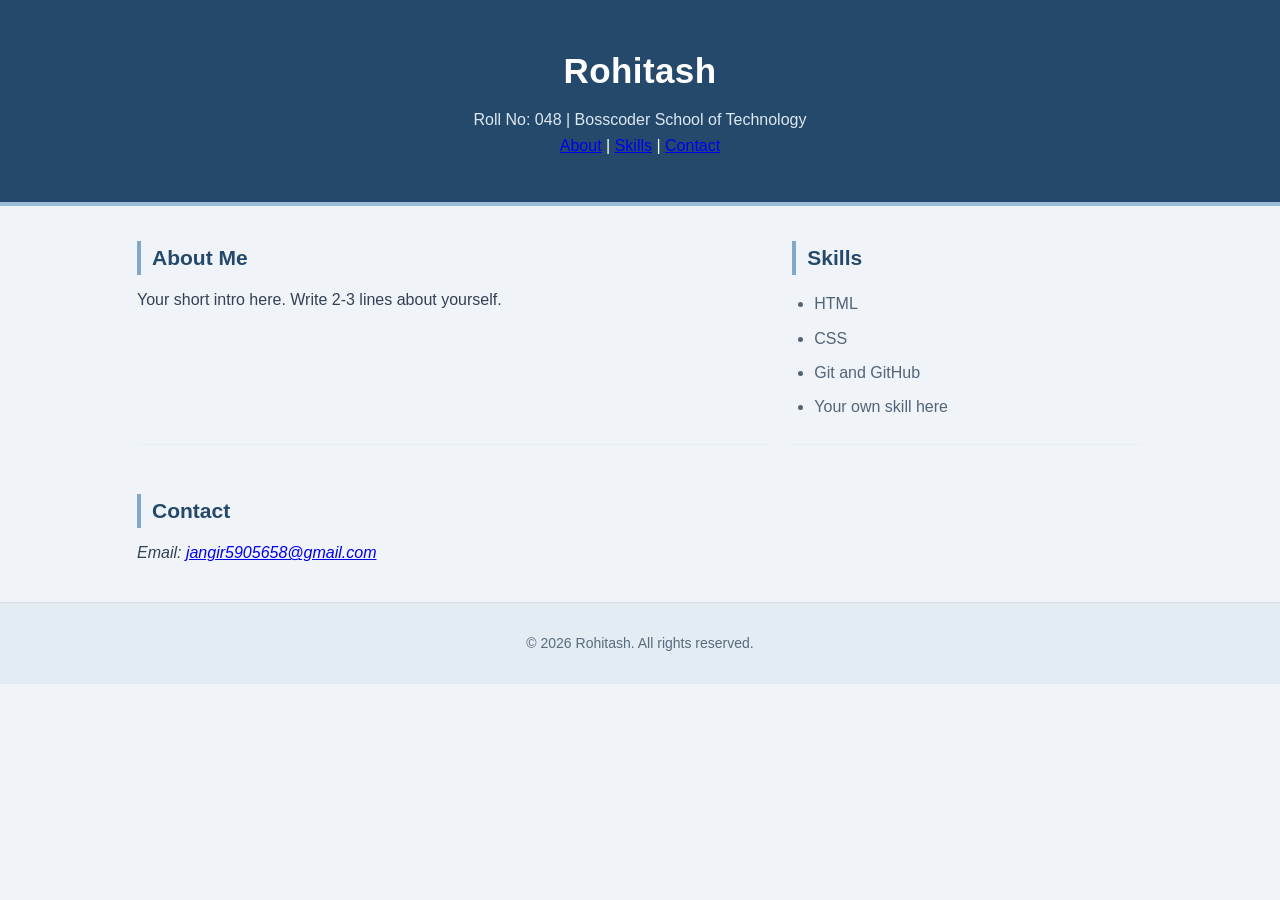
<file: p5/index.html>
<!DOCTYPE html>
<head>
  
  <title>Rohitash | Bio</title>
      <link rel="stylesheet" href="style.css">
</head>
<body>

  <header>
    <h1>Rohitash</h1>
<p>Roll No: 048 | Bosscoder School of Technology</p>
    <nav>
      <a href="#about">About</a> |
  <a href="#skills">Skills</a> |
      <a href="#contact">Contact</a>
    </nav>
  </header>

  <main>
    <section id="about">
      <h2>About Me</h2>
      <p>Your short intro here. Write 2-3 lines about yourself.</p>
    </section>
 <section id="skills">
      <h2>Skills</h2>
      <ul>
        <li>HTML</li>
        <li>CSS</li>
        <li>Git and GitHub</li>
        <li>Your own skill here</li>
      </ul>
    </section>

    <section id="contact">
      <h2>Contact</h2>
      <address>
        Email: <a href="mailto:jangir5905658@gmail.com">jangir5905658@gmail.com</a>
      </address>
    </section>
  </main>

  <footer>
    <p>&copy; 2026 Rohitash. All rights reserved.</p>
  </footer>

</body>
</html>
</file>
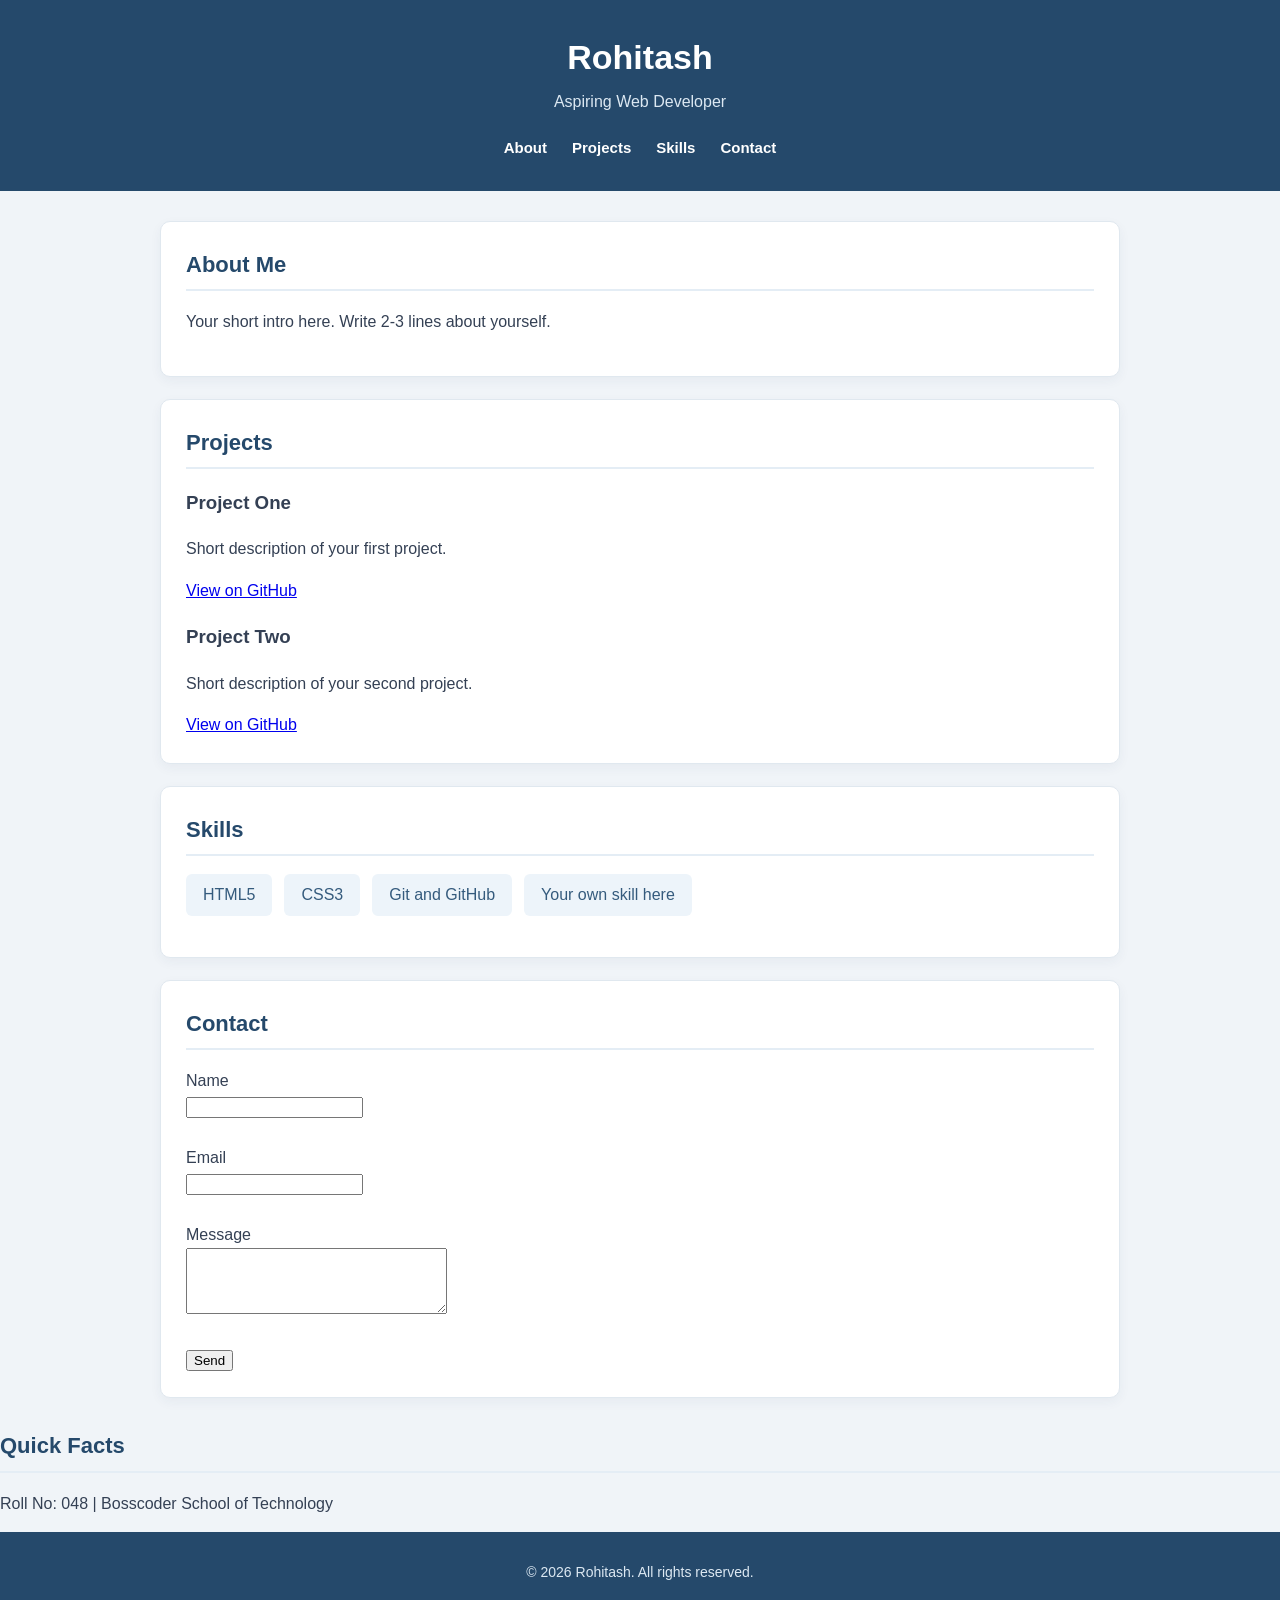
<file: p6/index.html>
<!DOCTYPE html>
<head>
 
  <title>Rohitash | Portfolio</title>
  <link rel = "Stylesheet" href = "style.css">
</head>
<body>

  <header>
    <h1>Rohitash</h1>
    <p>Aspiring Web Developer</p>
    <nav aria-label="Main navigation">
      <ul>
        <li><a href="#about">About</a></li>
        <li><a href="#projects">Projects</a></li>
        <li><a href="#skills">Skills</a></li>
        <li><a href="#contact">Contact</a></li>
      </ul>
    </nav>
  </header>

  <main>
    <section id="about">
      <h2>About Me</h2>
      <p>Your short intro here. Write 2-3 lines about yourself.</p>
    </section>

    <section id="projects">
      <h2>Projects</h2>
      <article>
        <h3>Project One</h3>
        <p>Short description of your first project.</p>
        <a href="#">View on GitHub</a>
      </article>
      <article>
        <h3>Project Two</h3>
        <p>Short description of your second project.</p>
        <a href="#">View on GitHub</a>
      </article>
    </section>

    <section id="skills">
      <h2>Skills</h2>
      <ul>
        <li>HTML5</li>
        <li>CSS3</li>
        <li>Git and GitHub</li>
        <li>Your own skill here</li>
      </ul>
    </section>

    <section id="contact">
      <h2>Contact</h2>
      <form action="#" method="post">
        <label for="name">Name</label><br>
        <input type="text" id="name" name="name"><br><br>

        <label for="email">Email</label><br>
        <input type="email" id="email" name="email"><br><br>

        <label for="message">Message</label><br>
        <textarea id="message" name="message" rows="4" cols="30"></textarea><br><br>

        <button type="submit">Send</button>
      </form>
    </section>
  </main>

  <aside>
    <h2>Quick Facts</h2>
    <p>Roll No: 048 | Bosscoder School of Technology</p>
  </aside>

  <footer>
    <p>&copy; 2026 Rohitash. All rights reserved.</p>
  </footer>

</body>
</html>
</file>
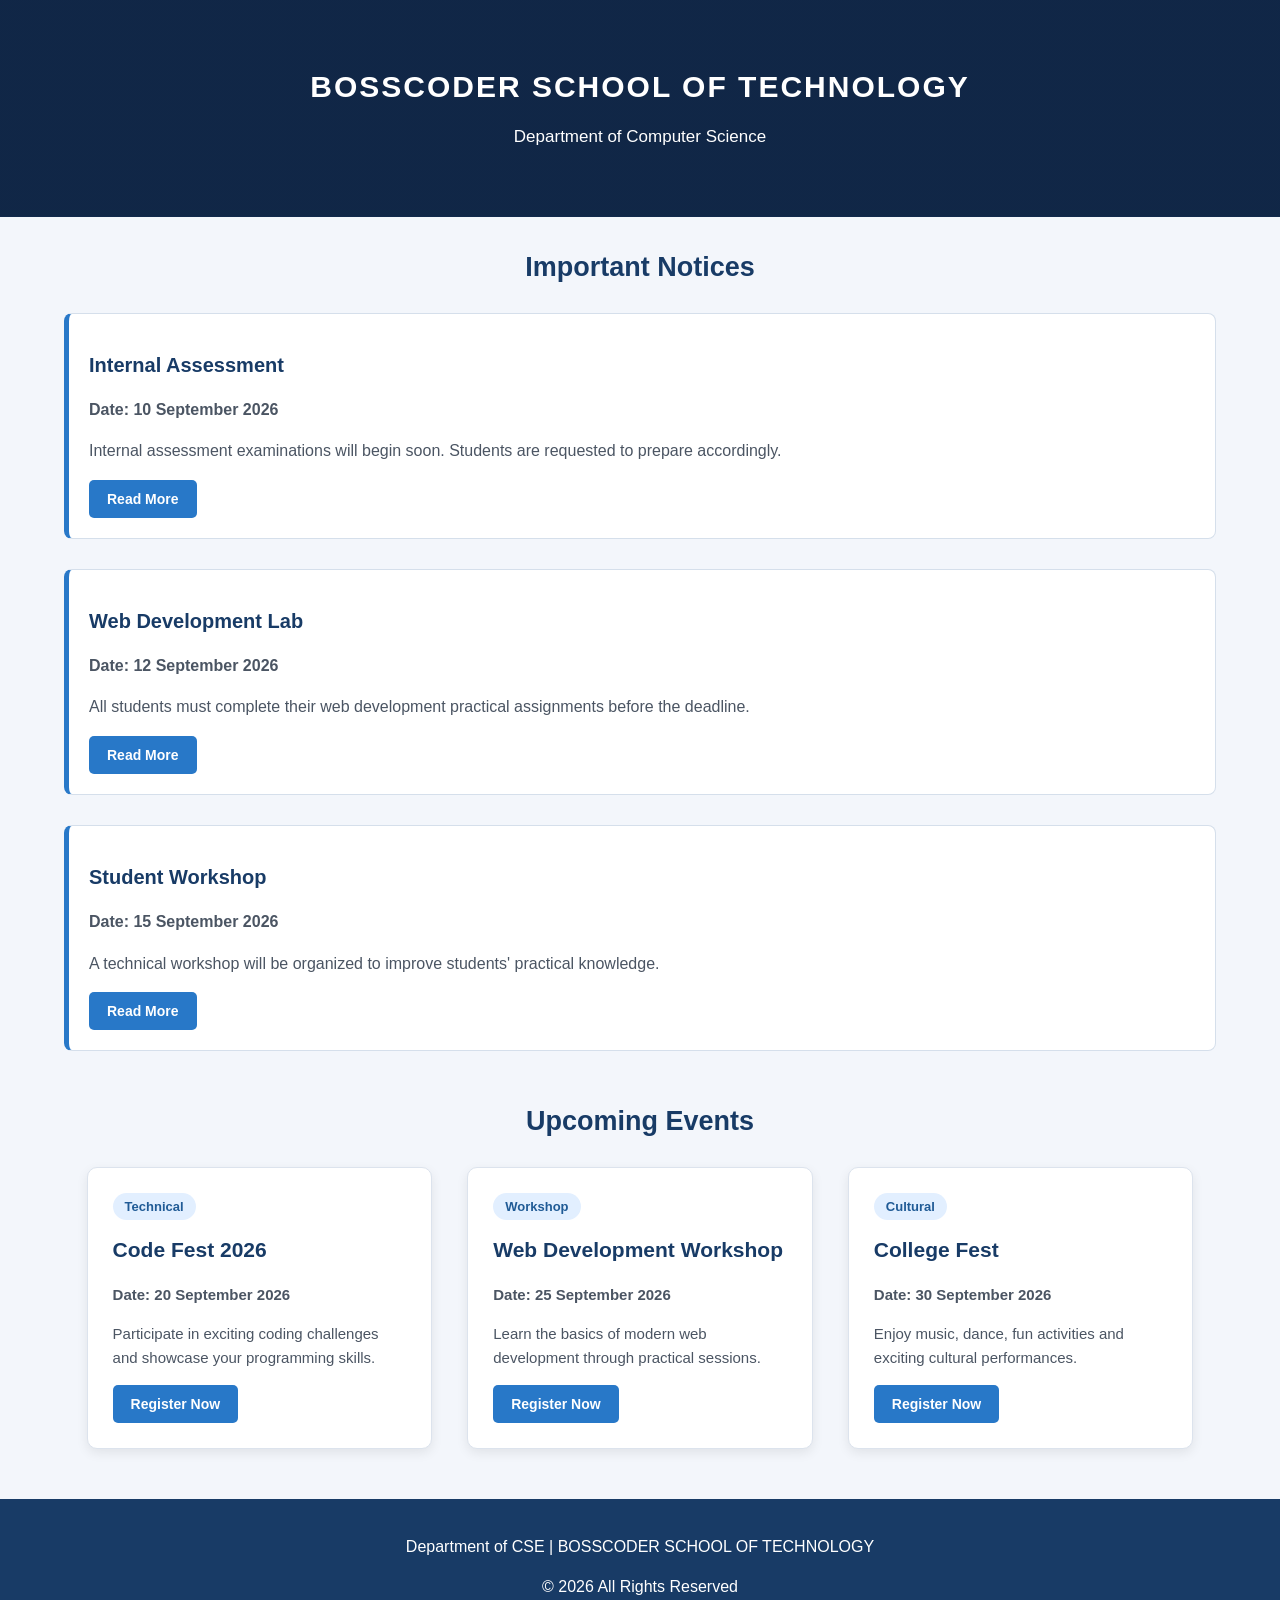
<file: p7/index.html>
<!DOCTYPE html>
<html lang="en">
<head>
    <meta charset="UTF-8">
    <meta name="viewport" content="width=device-width, initial-scale=1.0">
    <title>College Notices and Events</title>
    <link rel="stylesheet" href="style.css">
</head>
<body>

    <!-- College Header -->
    <header class="banner">
        <h1>BOSSCODER SCHOOL OF TECHNOLOGY</h1>
        <p>Department of Computer Science</p>
    </header>

    <main>

        <!-- Part A: College Notice Page -->
        <section class="notice-section">
            <h2 id="notice-heading">Important Notices</h2>

            <div class="notice-container">

                <div class="notice-card">
                    <h3>Internal Assessment</h3>
                    <p class="date">Date: 10 September 2026</p>
                    <p>Internal assessment examinations will begin soon. Students are requested to prepare accordingly.</p>
                    <button>Read More</button>
                </div>

                <div class="notice-card">
                    <h3>Web Development Lab</h3>
                    <p class="date">Date: 12 September 2026</p>
                    <p>All students must complete their web development practical assignments before the deadline.</p>
                    <button>Read More</button>
                </div>

                <div class="notice-card">
                    <h3>Student Workshop</h3>
                    <p class="date">Date: 15 September 2026</p>
                    <p>A technical workshop will be organized to improve students' practical knowledge.</p>
                    <button>Read More</button>
                </div>

            </div>
        </section>

        <!-- Part B: College Events Dashboard -->
        <section class="events-section">
            <h2 id="events-heading">Upcoming Events</h2>

            <div class="events-container">

                <div class="event-card">
                    <span class="category">Technical</span>
                    <h3>Code Fest 2026</h3>
                    <p class="date">Date: 20 September 2026</p>
                    <p>Participate in exciting coding challenges and showcase your programming skills.</p>
                    <button>Register Now</button>
                </div>

                <div class="event-card">
                    <span class="category">Workshop</span>
                    <h3>Web Development Workshop</h3>
                    <p class="date">Date: 25 September 2026</p>
                    <p>Learn the basics of modern web development through practical sessions.</p>
                    <button>Register Now</button>
                </div>

                <div class="event-card">
                    <span class="category">Cultural</span>
                    <h3>College Fest</h3>
                    <p class="date">Date: 30 September 2026</p>
                    <p>Enjoy music, dance, fun activities and exciting cultural performances.</p>
                    <button>Register Now</button>
                </div>

            </div>
        </section>

    </main>

    <!-- Footer -->
    <footer>
        <p>Department of CSE | BOSSCODER SCHOOL OF TECHNOLOGY</p>
        <p>© 2026 All Rights Reserved</p>
    </footer>

</body>
</html>
</file>
<file: p5/style.css>
* {
    box-sizing: border-box;
}

body {
    margin: 0;
    font-family: Arial, sans-serif;
    line-height: 1.65;
    color: #344054;
    background-color: #f0f4f8;
}

/* Header */
header {
    background-color: #25496b;
    color: white;
    text-align: center;
    padding: 42px 20px;
    border-bottom: 4px solid #9bbbd6;
}

header h1 {
    margin: 0;
    font-size: 35px;
    letter-spacing: 0.4px;
}

header p {
    margin: 7px 0 0;
    color: #dce8f2;
    font-size: 16px;
}

/* Main Layout */
main {
    max-width: 1050px;
    margin: 35px auto;
    padding: 0 22px;
    display: grid;
    grid-template-columns: 1.8fr 1fr;
    gap: 24px;
    align-items: stretch;
}

/* Cards */
.bio,
aside {
    background-color: #ffffff;
    padding: 28px;
    border: 1px solid #e0e8ef;
    border-radius: 12px;
    box-shadow: 0 4px 14px rgba(38, 65, 90, 0.06);
}

/* Sections */
section {
    margin-bottom: 25px;
    padding-bottom: 19px;
    border-bottom: 1px solid #e9eef3;
}

section:last-child {
    margin-bottom: 0;
    padding-bottom: 0;
    border-bottom: none;
}

/* Headings */
h2 {
    color: #25496b;
    font-size: 21px;
    margin: 0 0 12px;
    padding-left: 11px;
    border-left: 4px solid #82a8c9;
}

p {
    margin: 0 0 10px;
}

/* Lists */
ul {
    padding-left: 22px;
    margin: 0;
}

li {
    padding: 4px 0;
    color: #526477;
}

/* Sidebar */
aside {
    background-color: #fafdff;
}

aside h2:not(:first-child) {
    margin-top: 32px;
}

/* Footer */
footer {
    background-color: #e3ebf3;
    text-align: center;
    padding: 24px 20px;
    margin-top: 35px;
    border-top: 1px solid #d5e0e9;
}

footer h2 {
    display: inline-block;
    border-left: none;
    border-bottom: 2px solid #82a8c9;
    padding: 0 0 5px;
}

footer p {
    color: #596b7c;
    font-size: 14px;
    margin: 5px 0;
}

/* Subtle Hover */
.bio,
aside {
    transition: box-shadow 0.2s ease;
}

.bio:hover,
aside:hover {
    box-shadow: 0 7px 20px rgba(38, 65, 90, 0.10);
}

/* Responsive Design */
@media (max-width: 700px) {
    header {
        padding: 34px 15px;
    }

    header h1 {
        font-size: 29px;
    }

    main {
        grid-template-columns: 1fr;
        margin: 25px auto;
        padding: 0 16px;
        gap: 18px;
    }

    .bio,
    aside {
        padding: 22px;
    }

    footer {
        margin-top: 25px;
    }
}
</file>
<file: p6/style.css>
* {
    box-sizing: border-box;
}

body {
    margin: 0;
    font-family: Arial, sans-serif;
    line-height: 1.6;
    color: #344054;
    background-color: #f0f4f8;
}

/* Header */
header {
    background-color: #25496b;
    color: white;
    text-align: center;
    padding: 30px 20px;
}

header h1 {
    margin: 0;
    font-size: 34px;
}

header p {
    margin: 5px 0 20px;
    color: #dce8f2;
}

/* Navigation */
nav ul {
    list-style: none;
    display: flex;
    justify-content: center;
    flex-wrap: wrap;
    gap: 25px;
    padding: 0;
    margin: 0;
}

nav a {
    color: white;
    text-decoration: none;
    font-size: 15px;
    font-weight: bold;
}

nav a:hover {
    color: #b9d7f0;
}

/* Main Content */
main {
    max-width: 1000px;
    margin: 30px auto;
    padding: 0 20px;
}

section {
    background-color: white;
    padding: 25px;
    margin-bottom: 22px;
    border: 1px solid #e0e8ef;
    border-radius: 10px;
    box-shadow: 0 4px 12px rgba(38, 65, 90, 0.05);
}

/* Section Headings */
h2 {
    color: #25496b;
    font-size: 22px;
    margin-top: 0;
    padding-bottom: 7px;
    border-bottom: 2px solid #e4edf5;
}

/* Skills */
#skills ul {
    display: flex;
    flex-wrap: wrap;
    gap: 12px;
    list-style: none;
    padding: 0;
}

#skills li {
    background-color: #edf4fa;
    color: #355b7d;
    padding: 8px 17px;
    border-radius: 6px;
}

/* Projects */
.project {
    background-color: #f7f9fc;
    padding: 16px;
    margin-top: 15px;
    border-left: 4px solid #82a8c9;
    border-radius: 6px;
}

.project h3 {
    color: #355b7d;
    margin-top: 0;
}

/* Education */
#education h3 {
    color: #355b7d;
}

/* Footer */
footer {
    background-color: #25496b;
    color: white;
    text-align: center;
    padding: 24px 15px;
}

footer h2 {
    color: white;
    display: inline-block;
    border-bottom: 2px solid #82a8c9;
    border-left: none;
    padding-bottom: 5px;
}

footer p {
    font-size: 14px;
    color: #dce8f2;
    margin: 5px 0;
}

/* Responsive Design */
@media (max-width: 600px) {
    header h1 {
        font-size: 28px;
    }

    nav ul {
        gap: 14px;
    }

    main {
        padding: 0 14px;
        margin: 20px auto;
    }

    section {
        padding: 20px;
    }
}
</file>
<file: p7/style.css>
/* General Styling */
* {
    box-sizing: border-box;
}

body {
    margin: 0;
    font-family: Arial, sans-serif;
    background-color: #f3f6fb;
}

/* College Header */
.banner {
    background-color: #183b66;
    background-image: linear-gradient(
        rgba(15, 35, 65, 0.85),
        rgba(15, 35, 65, 0.85)
    ), url("https://images.unsplash.com/photo-1497366754035-f200968a6e72");

    background-size: cover;
    background-position: center;
    color: white;
    text-align: center;
    padding: 50px 20px;
}

.banner h1 {
    font-size: 30px;
    font-weight: bold;
    text-transform: uppercase;
    letter-spacing: 2px;
}

.banner p {
    font-size: 17px;
    line-height: 1.5;
}

/* Main Content */
main {
    width: 90%;
    margin: 35px auto;
}

/* Section Headings */
#notice-heading,
#events-heading {
    color: #183b66;
    text-align: center;
    font-size: 27px;
    margin-bottom: 25px;
}

/* Notice Section */
.notice-section {
    margin-bottom: 50px;
}

.notice-container {
    display: flex;
    flex-direction: column;
    gap: 20px;
}

.notice-card {
    background-color: white;
    padding: 20px;
    border: 1px solid #d5dfeb;
    border-left: 5px solid #2878c8;
    border-radius: 8px;
    margin: 5px 0;
}

.notice-card h3 {
    color: #183b66;
    font-size: 20px;
}

.notice-card p {
    color: rgb(75, 85, 99);
    line-height: 1.6;
}

/* Events Section */
.events-section {
    margin-bottom: 45px;
}

.events-container {
    display: flex;
    flex-wrap: wrap;
    justify-content: center;
    gap: 25px;
}

.event-card {
    background-color: #ffffff;
    width: 30%;
    min-width: 250px;
    padding: 25px;
    margin: 5px;
    border: 1px solid #dce3ed;
    border-radius: 10px;
    box-shadow: 0 4px 12px rgba(0, 0, 0, 0.08);
}

.event-card h3 {
    color: #183b66;
    font-size: 21px;
    margin-top: 18px;
}

.event-card p {
    color: rgb(75, 85, 99);
    font-size: 15px;
    line-height: 1.6;
}

.date {
    color: #2878c8;
    font-weight: bold;
}

/* Event Category */
.category {
    display: inline-block;
    background-color: #e2efff;
    color: #205b96;
    padding: 6px 12px;
    border-radius: 20px;
    font-size: 13px;
    font-weight: bold;
}

/* Buttons */
button {
    background-color: #2878c8;
    color: white;
    padding: 11px 18px;
    border: none;
    border-radius: 5px;
    cursor: pointer;
    font-size: 14px;
    font-weight: bold;
}

button:hover {
    background-color: #183b66;
    transform: translateY(-2px);
}

/* Footer */
footer {
    background-color: #183b66;
    color: white;
    text-align: center;
    padding: 20px;
    margin-top: 40px;
}

footer p {
    line-height: 1.5;
}

/* Responsive Design */
@media (max-width: 768px) {
    .event-card {
        width: 45%;
    }
}

@media (max-width: 550px) {
    main {
        width: 94%;
    }

    .event-card {
        width: 100%;
    }

    .banner h1 {
        font-size: 23px;
    }
}
</file>
